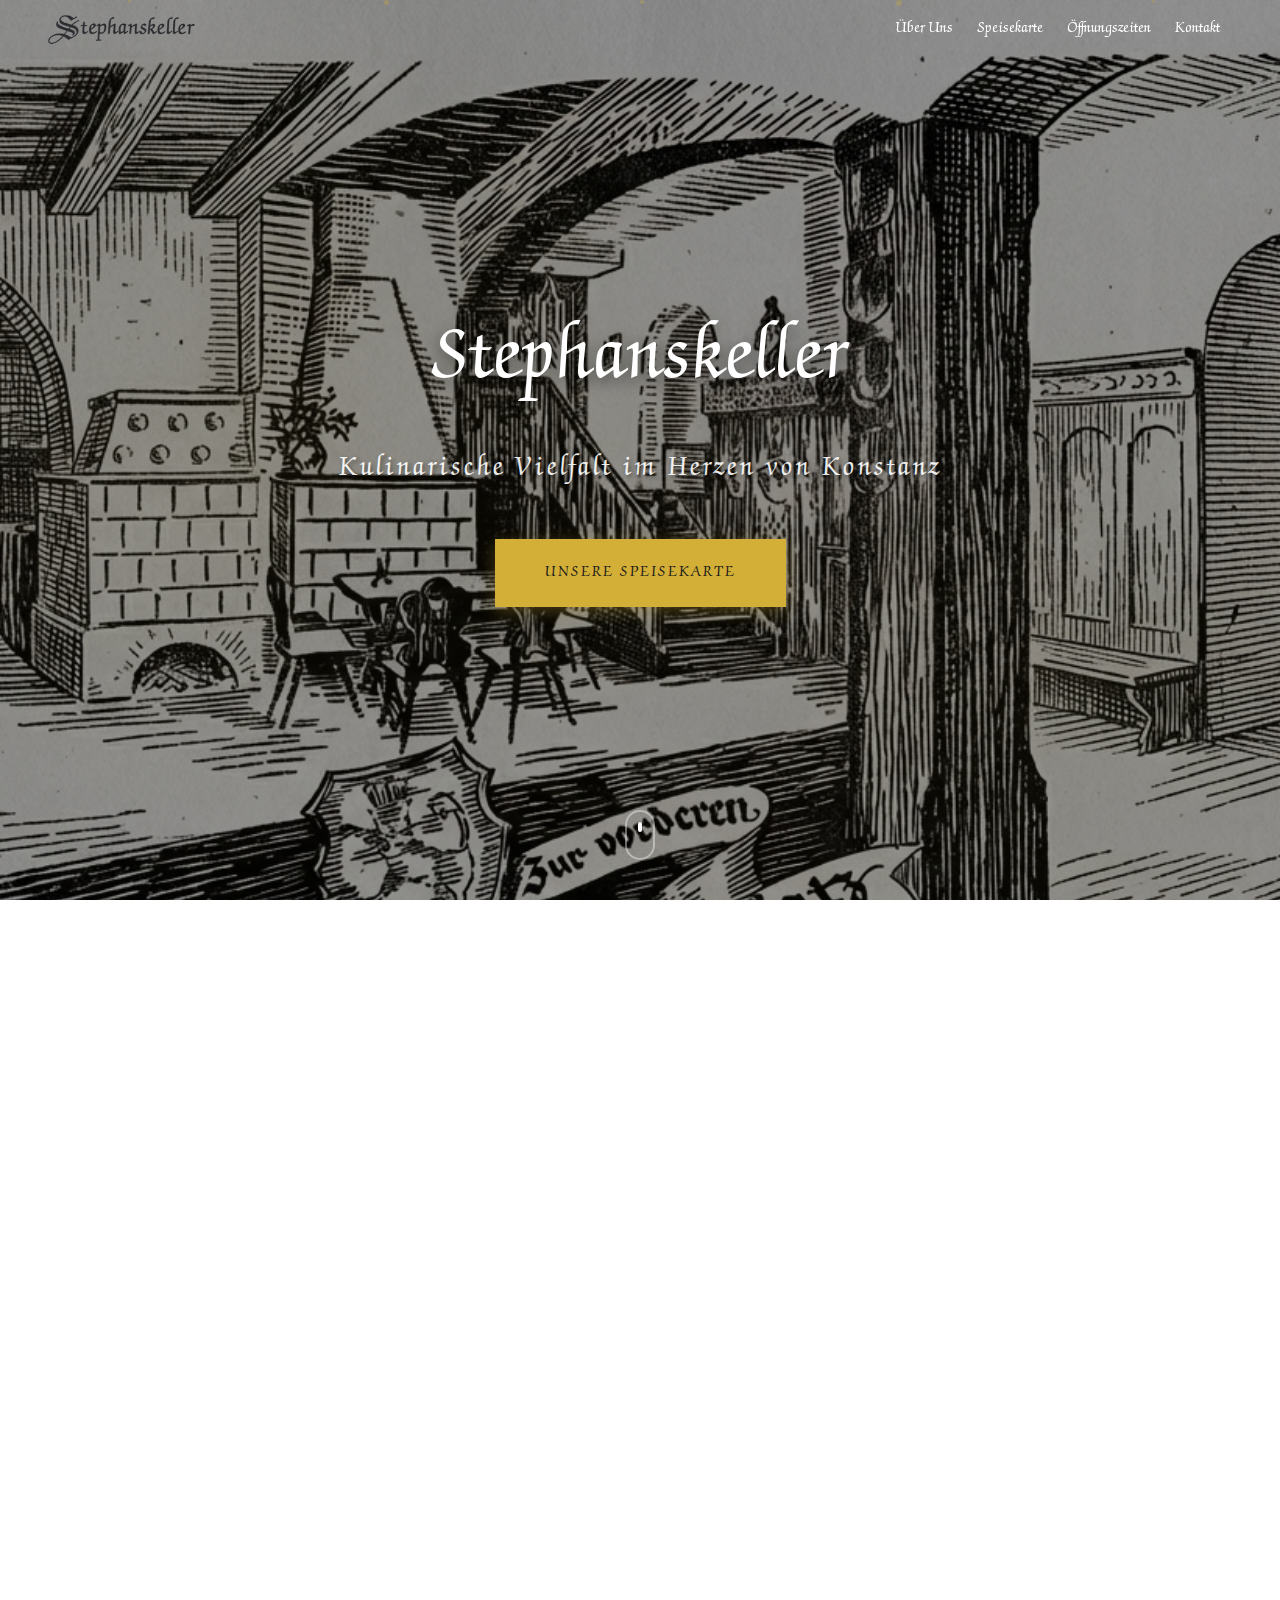
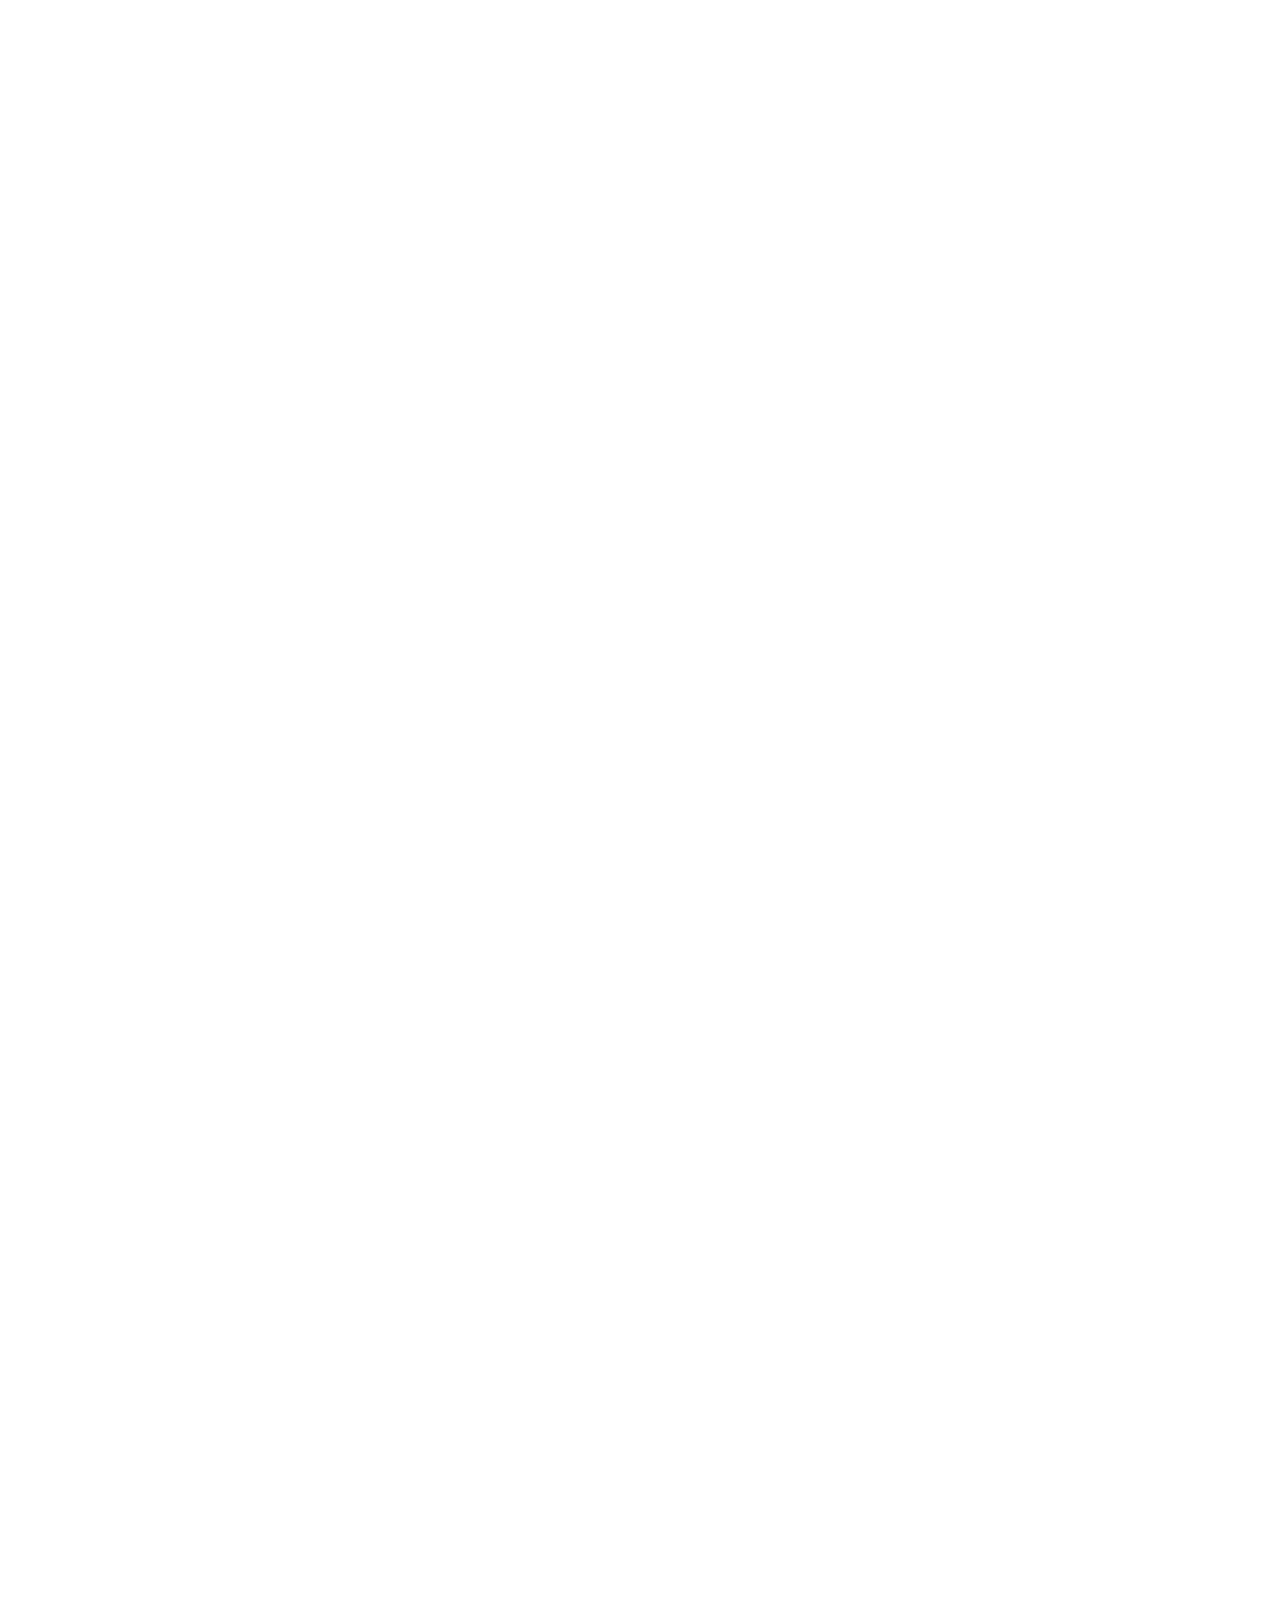
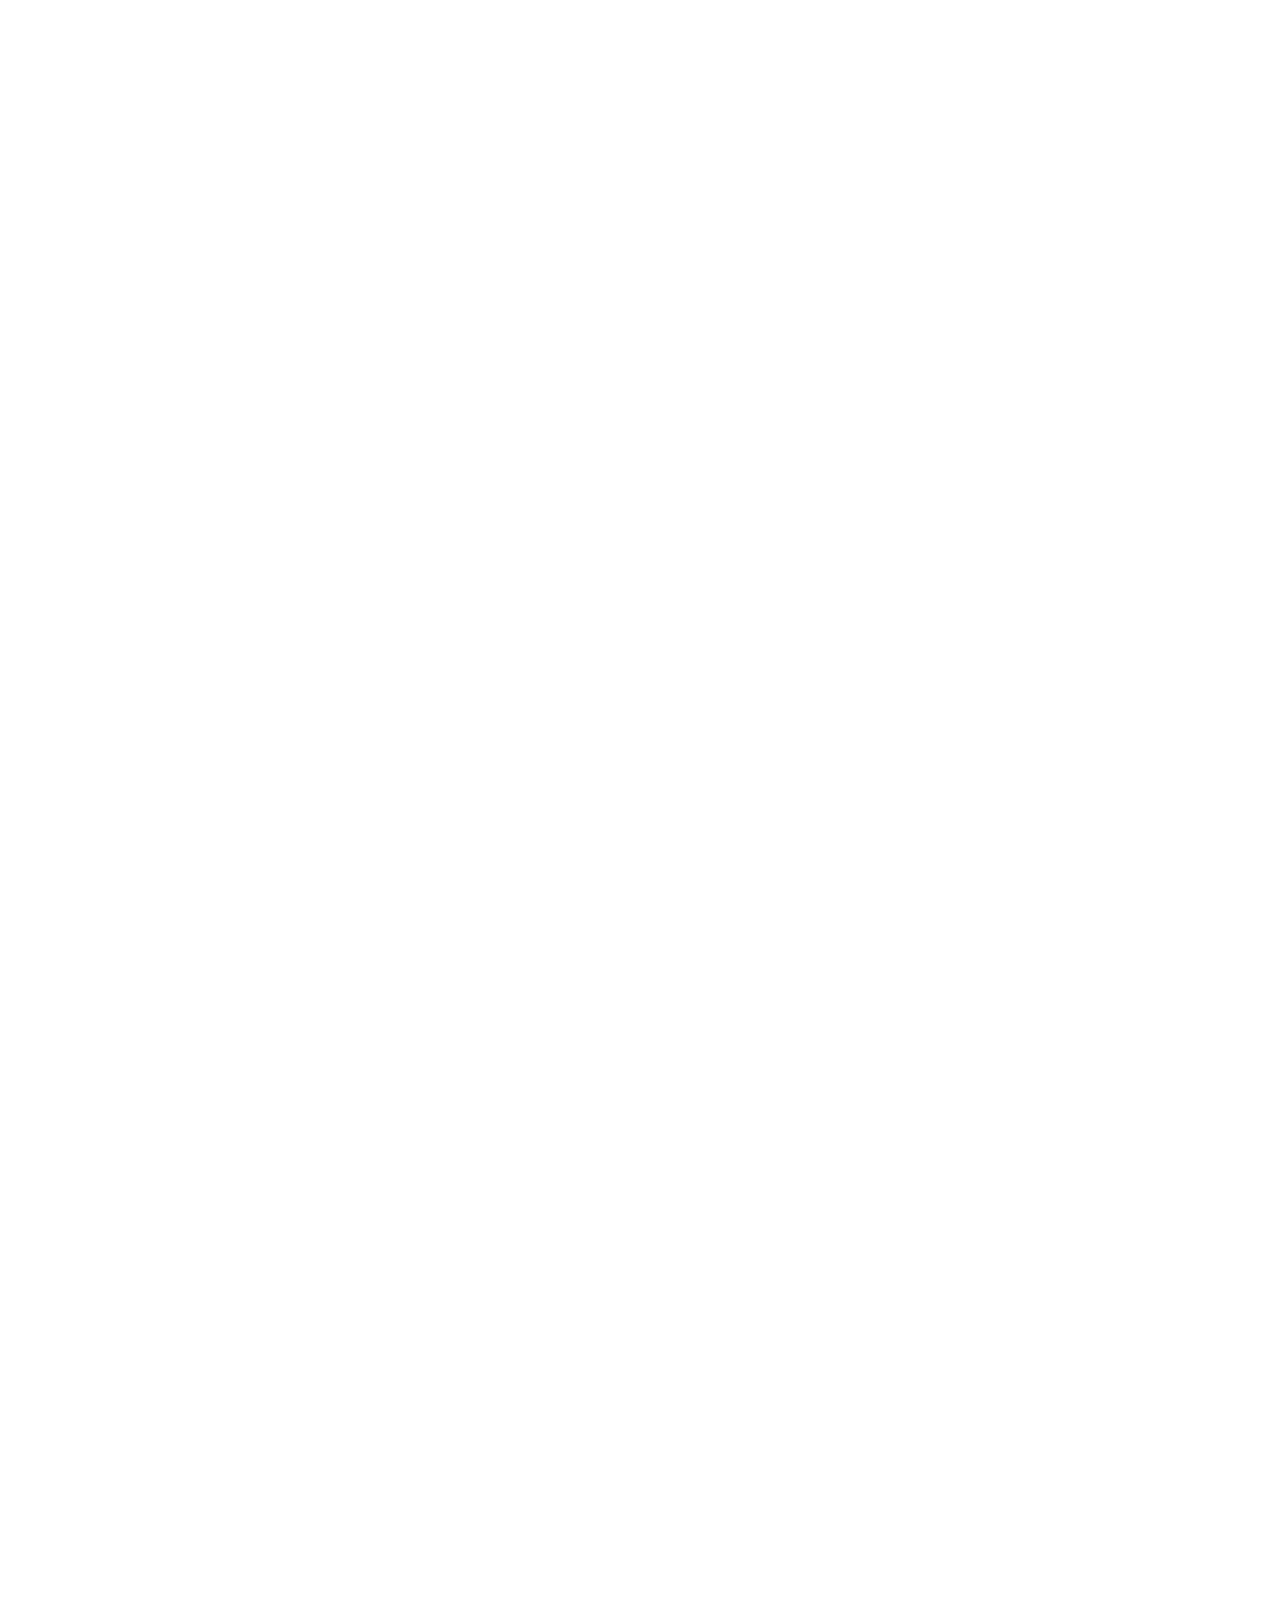
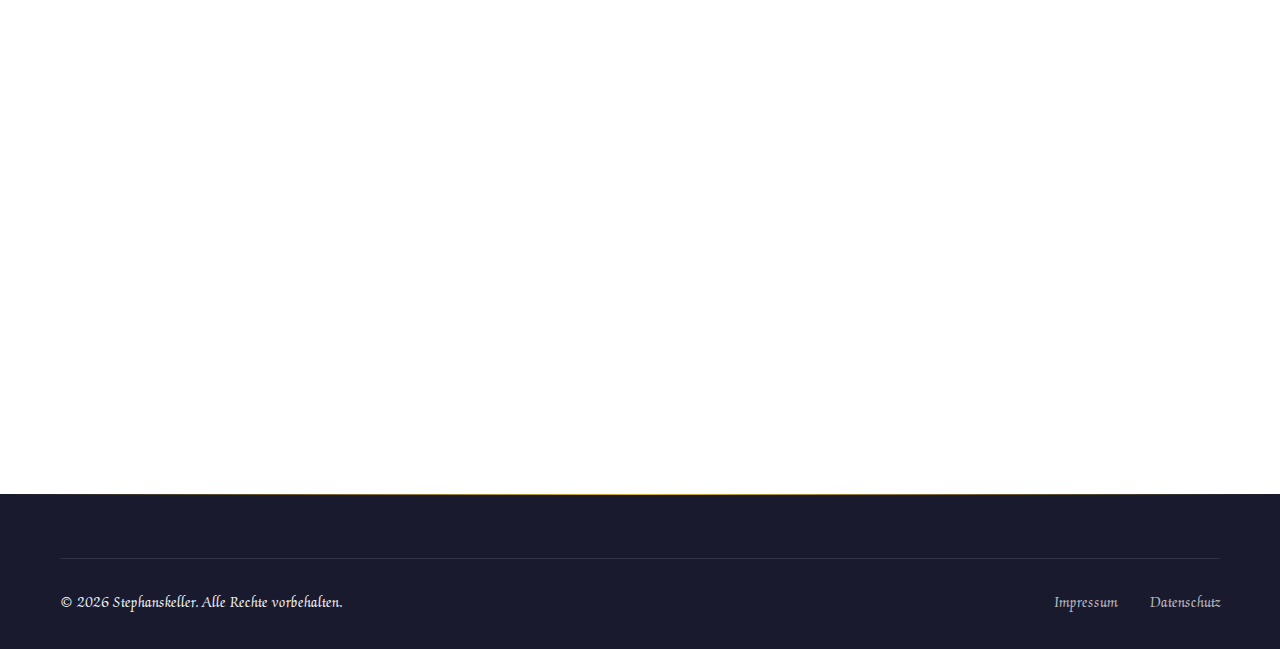
<file: index.html>
<!DOCTYPE html>
<html lang="de">

<head>
    <meta charset="UTF-8">
    <meta name="viewport" content="width=device-width, initial-scale=1.0">
    <meta name="description" content="Stephanskeller - Restaurant im Herzen von Konstanz">
    <meta name="format-detection" content="telephone=no">
    <title>Stephanskeller | Restaurant Konstanz</title>
    <link rel="icon" href="/favicon1.png" type="image/png">
    <link rel="stylesheet" href="css/style.css">
    <link rel="preconnect" href="https://fonts.googleapis.com">
    <link rel="preconnect" href="https://fonts.gstatic.com" crossorigin>
    <link
        href="https://fonts.googleapis.com/css2?family=Allura&family=Quintessential&family=Cormorant+Garamond:wght@300;400;500;600;700&display=swap"
        rel="stylesheet">
    <link href="https://fonts.googleapis.com/css2?family=UnifrakturCook:wght@700&display=swap" rel="stylesheet">
</head>

<body>
    <!-- Navigation -->
    <nav class="navbar" id="navbar">
        <div class="container nav-container">
            <a href="#home" class="logo">
                <img src="images/logo1.png" alt="Stephanskeller Logo">
            </a>
            <ul class="nav-menu" id="nav-menu">
                <li><a href="#about" class="nav-link">Über Uns</a></li>
                <li><a href="#menu" class="nav-link">Speisekarte</a></li>
                <li><a href="#hours" class="nav-link">Öffnungszeiten</a></li>
                <li><a href="#contact" class="nav-link">Kontakt</a></li>
            </ul>
            <div class="hamburger" id="hamburger">
                <span></span>
                <span></span>
                <span></span>
            </div>
        </div>
    </nav>

    <!-- Hero Section -->
    <section class="hero" id="home">
        <div class="hero-overlay"></div>
        <div class="hero-particles">
            <div class="particle"></div>
            <div class="particle"></div>
            <div class="particle"></div>
            <div class="particle"></div>
            <div class="particle"></div>
        </div>
        <div class="hero-content">
            <h1>Stephanskeller</h1>
            <p class="hero-subtitle">Kulinarische Vielfalt im Herzen von Konstanz</p>
            <div class="hero-cta">
                <a href="#menu" class="btn btn-primary">Unsere Speisekarte</a>
            </div>
        </div>
        <div class="scroll-indicator"></div>
    </section>

    <!-- About Section -->
    <section class="section about" id="about">
        <div class="container">
            <div class="section-header">
                <h2 class="section-title">Über Uns</h2>
                <p class="section-subtitle">Tradition trifft auf Moderne</p>
            </div>

            <div class="about-content">
                <div class="about-text">
                    <p>Willkommen im Stephanskeller, Ihrem Restaurant im historischen Herzen von Konstanz. Seit Jahren
                        bieten wir unseren Gästen eine einzigartige Mischung aus internationaler Küche in gemütlicher
                        Atmosphäre.</p>
                    <p>Unser Restaurant befindet sich in einem historischen Gewölbekeller in der Nähe des Konstanzer
                        Münsters. Wir legen großen Wert auf Qualität, frische Zutaten und einen herzlichen Service.</p>
                    <p>Ob für ein romantisches Abendessen zu zweit, ein Familientreffen oder eine Feier mit Freunden -
                        bei uns sind Sie herzlich willkommen!</p>
                </div>
            </div>
        </div>
    </section>


    <!-- Menu Section -->
    <section class="section menu" id="menu">
        <div class="container">
            <div class="section-header">
                <h2 class="section-title">Speisekarte</h2>
                <p class="section-subtitle">Kulinarische Köstlichkeiten erwarten Sie</p>
            </div>
            <div class="menu-hero">
                <div class="menu-hero-content">
                    <p class="menu-intro-text">Erleben Sie eine kulinarische Reise durch verschiedene Geschmackswelten.
                        Unsere Speisekarte vereint traditionelle Rezepte mit modernen Interpretationen und verwendet
                        ausschließlich frische, regionale Zutaten aus der Bodenseeregion.</p>
                    <div class="menu-buttons">
                        <a href="documents/menu-de.pdf" target="_blank" class="btn-menu">
                            <span>📄 Speisekarte DE</span>
                        </a>
                        <a href="documents/menu-en.pdf" target="_blank" class="btn-menu">
                            <span>📄 Menu EN</span>
                        </a>
                    </div>
                </div>
            </div>
        </div>
    </section>

    <!-- Hours Section -->
    <section class="section hours" id="hours">
        <div class="container">
            <div class="section-header">
                <h2 class="section-title">Öffnungszeiten</h2>
                <p class="section-subtitle">Wir freuen uns auf Ihren Besuch</p>
            </div>
            <div class="hours-content">
                <div class="hours-table">
                    <div class="hours-row">
                        <span class="day">Montag</span>
                        <div class="time-group">
                            <span class="time">11:30 - 15:00</span>
                            <span class="time">17:00 - 23:00</span>
                        </div>
                    </div>
                    <div class="hours-row">
                        <span class="day">Dienstag</span>
                        <div class="time-group">
                            <span class="time">11:30 - 15:00</span>
                            <span class="time">17:00 - 23:00</span>
                        </div>
                    </div>
                    <div class="hours-row">
                        <span class="day">Mittwoch</span>
                        <div class="time-group">
                            <span class="time">11:30 - 15:00</span>
                            <span class="time">17:00 - 23:00</span>
                        </div>
                    </div>
                    <div class="hours-row">
                        <span class="day">Donnerstag</span>
                        <div class="time-group">
                            <span class="time">11:30 - 15:00</span>
                            <span class="time">17:00 - 23:00</span>
                        </div>
                    </div>
                    <div class="hours-row">
                        <span class="day">Freitag</span>
                        <div class="time-group">
                            <span class="time">11:30 - 15:00</span>
                            <span class="time">17:00 - 23:00</span>
                        </div>
                    </div>
                    <div class="hours-row">
                        <span class="day">Samstag</span>
                        <div class="time-group">
                            <span class="time">11:30 - 23:00</span>
                        </div>
                    </div>
                    <div class="hours-row">
                        <span class="day">Sonntag</span>
                        <div class="time-group">
                            <span class="time">11:30 - 23:00</span>
                        </div>
                    </div>
                </div>
            </div>
        </div>
    </section>

    <!-- Contact Section -->
    <section class="section contact" id="contact">
        <div class="container">
            <div class="section-header">
                <h2 class="section-title">Kontakt</h2>
                <p class="section-subtitle">Besuchen Sie uns oder reservieren Sie Ihren Tisch</p>
            </div>
            <div class="contact-content">
                <div class="contact-info">
                    <div class="contact-item">
                        <h3>Adresse</h3>
                        <p>Restaurant Stephanskeller<br>Sankt-Stephans-Platz 41<br>78462 Konstanz</p>
                    </div>
                    <div class="contact-item">
                        <h3>Telefon</h3>
                        <p><a href="tel:+4907531691818">+49 7531 691818</a></p>
                    </div>
                    <div class="contact-item">
                        <h3>Reservierung</h3>
                        <p>Wir empfehlen eine Tischreservierung, besonders an Wochenenden.</p>
                    </div>
                </div>
                <div class="contact-map">
                    <iframe
                        src="https://www.google.com/maps/embed?pb=!1m18!1m12!1m3!1d2702.8826847676387!2d9.173524976583455!3d47.66296997119134!2m3!1f0!2f0!3f0!3m2!1i1024!2i768!4f13.1!3m3!1m2!1s0x479b07f3c684e7ef%3A0x7d1e6e8b8b8b8b8b!2sSt.%20Stephans%20Platz%2041%2C%2078462%20Konstanz!5e0!3m2!1sen!2sde!4v1234567890123!5m2!1sen!2sde"
                        width="100%" height="100%" style="border:0;" allowfullscreen="" loading="lazy"></iframe>
                </div>
            </div>
        </div>
    </section>

    <!-- Footer -->
    <footer class="footer">
        <div class="container">
            <div class="footer-bottom">
                <p>&copy; 2026 Stephanskeller. Alle Rechte vorbehalten.</p>
                <div class="footer-links">
                    <a href="impressum.html">Impressum</a>
                    <a href="datenschutz.html">Datenschutz</a>
                </div>
            </div>
        </div>
    </footer>

    <script src="js/main.js"></script>
</body>

</html>
</file>
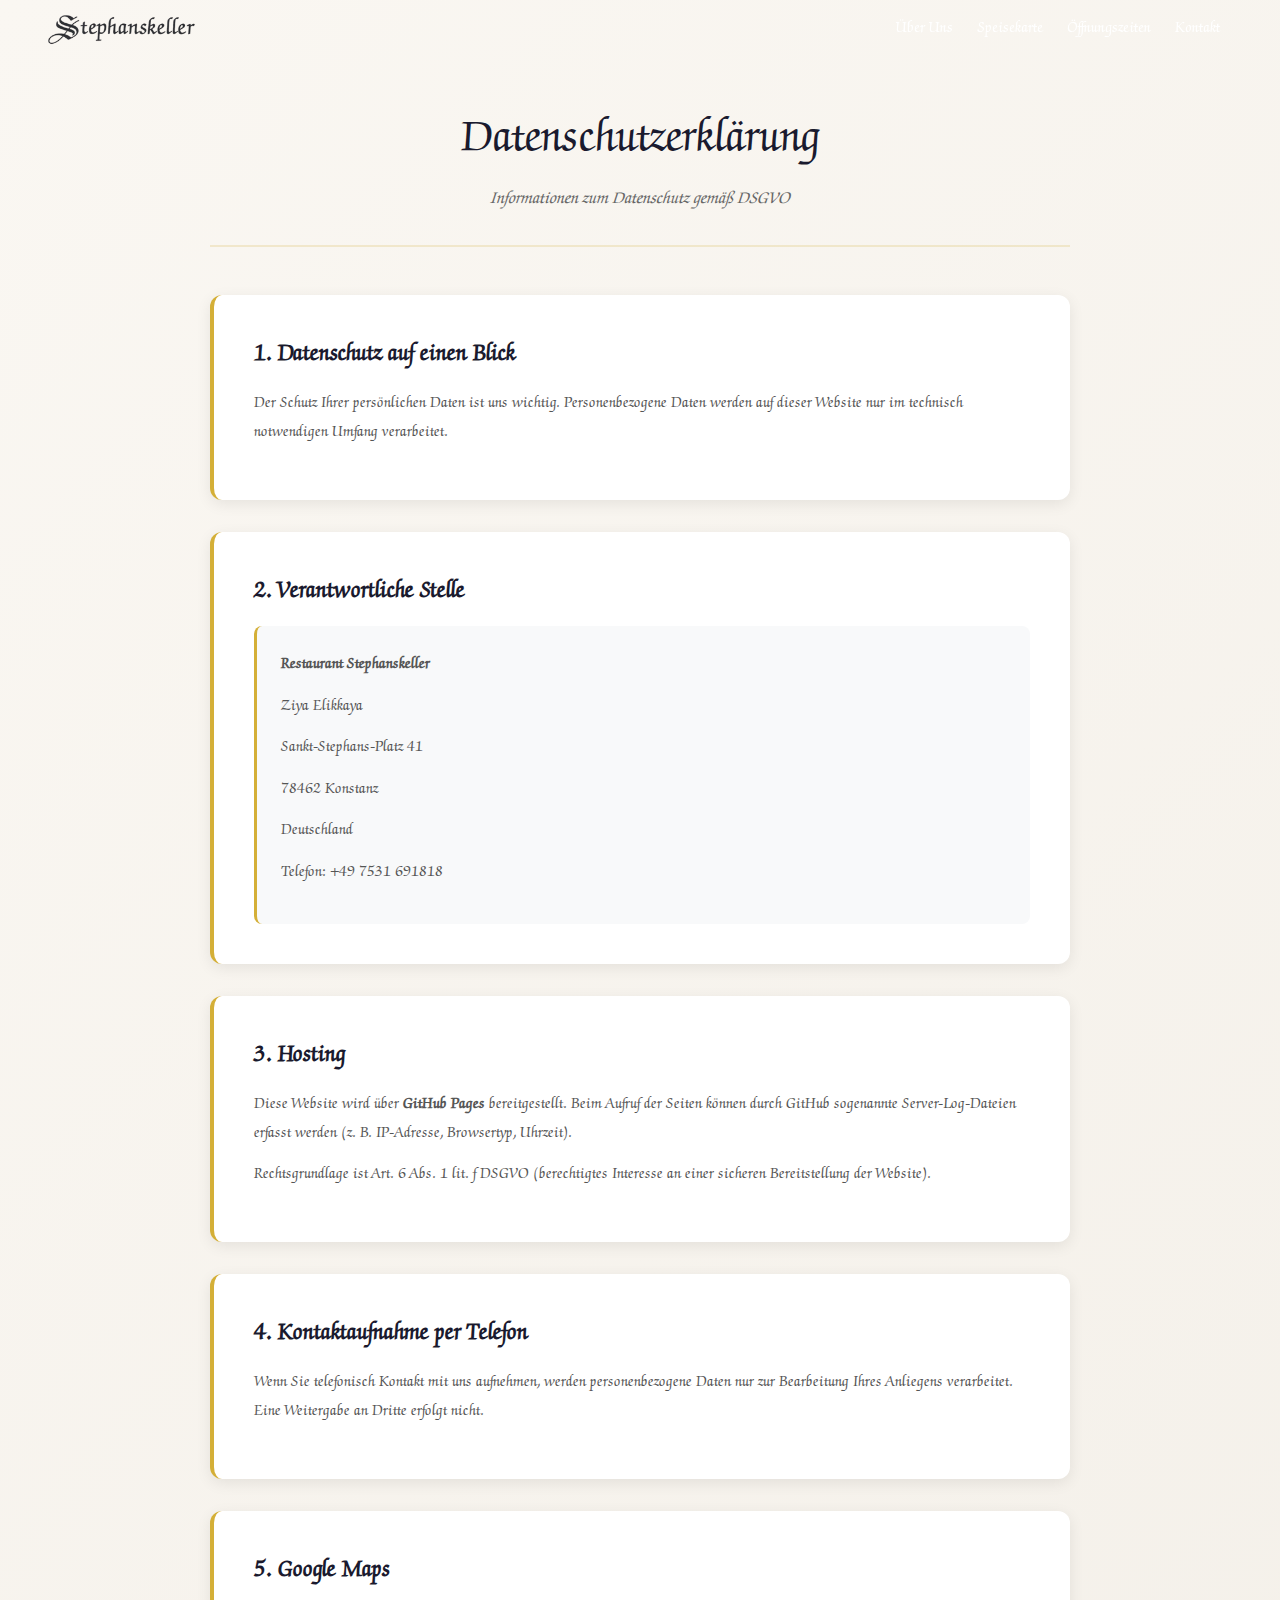
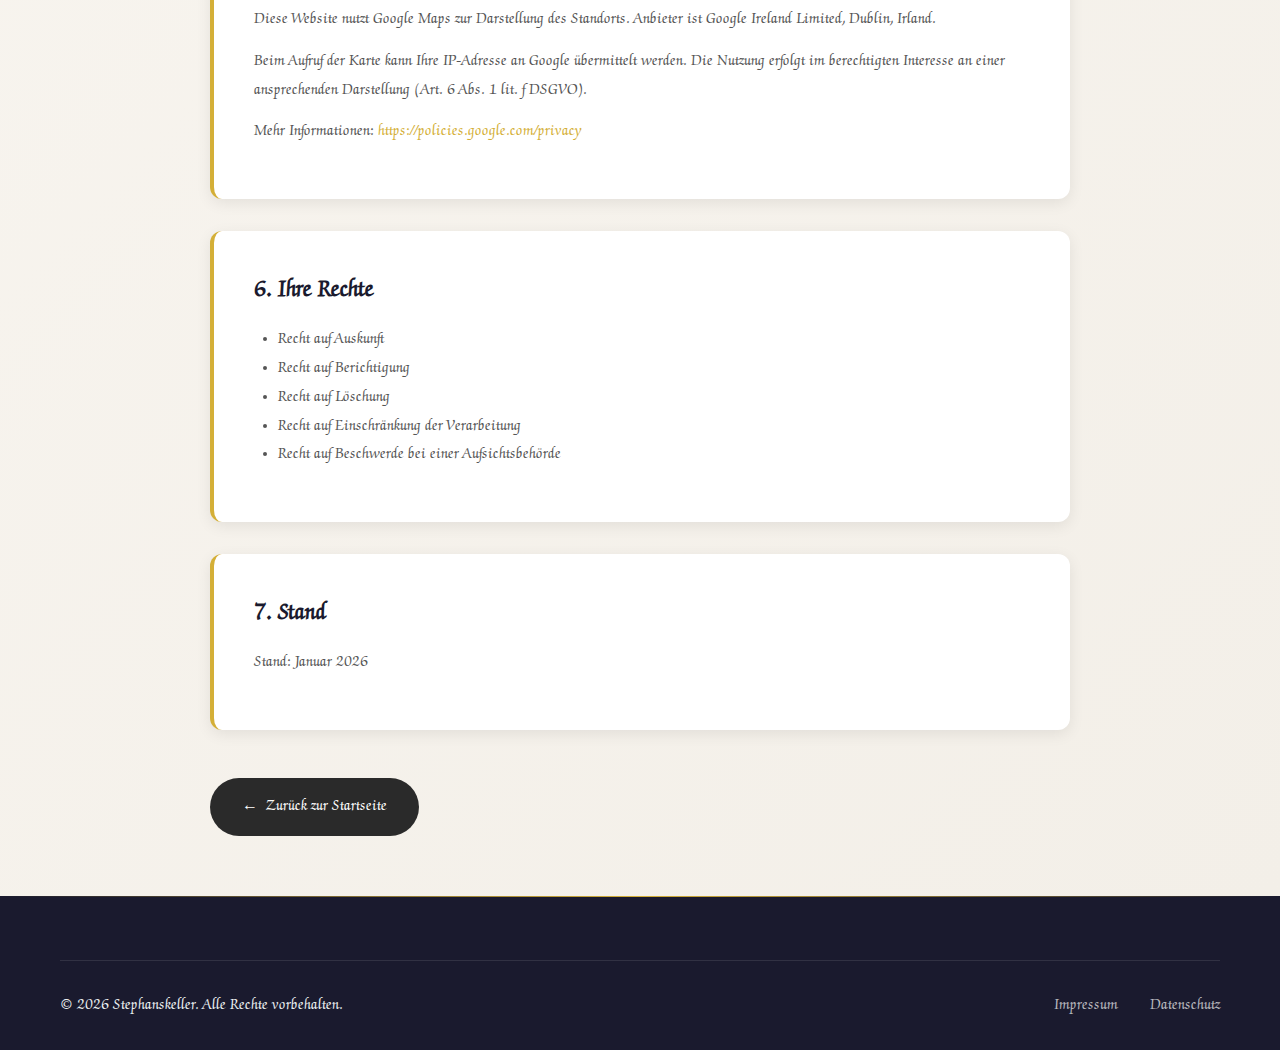
<file: datenschutz.html>
<!DOCTYPE html>
<html lang="de">

<head>
    <meta charset="UTF-8">
    <meta name="viewport" content="width=device-width, initial-scale=1.0">
    <meta name="format-detection" content="telephone=no">
    <title>Datenschutzerklärung | Stephanskeller</title>
    <link rel="stylesheet" href="css/style.css">

    <style>
        html,
        body {
            overflow-x: hidden;
            max-width: 100vw;
        }

        .legal-page {
            padding: 100px 0 60px;
            min-height: 100vh;
            background: linear-gradient(135deg, #faf7f2 0%, #f3efe8 100%);
        }

        .legal-wrapper {
            max-width: 900px;
            margin: 0 auto;
            padding: 0 20px;
        }

        .legal-header {
            text-align: center;
            margin-bottom: 3rem;
            padding-bottom: 2rem;
            border-bottom: 2px solid rgba(212, 175, 55, 0.2);
        }

        .legal-header h1 {
            font-size: 3rem;
            color: var(--primary);
            margin-bottom: 0.5rem;
            font-weight: 400;
        }

        .legal-header p {
            font-size: 1.1rem;
            color: #666;
            font-style: italic;
        }

        .legal-content {
            display: grid;
            gap: 2rem;
        }

        .legal-card {
            background: white;
            padding: 2.5rem;
            border-radius: 12px;
            box-shadow: 0 4px 15px rgba(0, 0, 0, 0.08);
            border-left: 4px solid var(--accent);
        }

        .legal-card h2 {
            color: var(--primary);
            font-size: 1.5rem;
            margin-bottom: 1rem;
            font-weight: 600;
        }

        .legal-card p,
        .legal-card ul {
            line-height: 1.8;
            color: #555;
            margin-bottom: 0.8rem;
        }

        .legal-card ul {
            padding-left: 1.5rem;
        }

        .legal-card a {
            color: var(--accent);
            text-decoration: none;
            font-weight: 500;
        }

        .legal-card a:hover {
            text-decoration: underline;
        }

        .info-box {
            background: #f8f9fa;
            padding: 1.5rem;
            border-radius: 8px;
            border-left: 3px solid var(--accent);
        }

        .back-link {
            display: inline-flex;
            align-items: center;
            gap: 0.5rem;
            margin-top: 3rem;
            padding: 1rem 2rem;
            background: #2a2a2a;
            color: white;
            text-decoration: none;
            border-radius: 50px;
            font-weight: 500;
        }

        .back-link::before {
            content: '←';
        }

        span,
        p {
            -webkit-touch-callout: none;
            /* Safari’de arama menüsünü kapatır */
        }


        @media (max-width: 768px) {
            .legal-header h1 {
                font-size: 2.3rem;
            }

            .legal-card {
                padding: 1.8rem;
            }
        }
    </style>
</head>

<body class="inner-page">

    <!-- Navigation -->
    <nav class="navbar" id="navbar">
        <div class="container nav-container">
            <a href="index.html#home" class="logo">
                <img src="images/logo1.png" alt="Stephanskeller Logo">
            </a>
            <ul class="nav-menu" id="nav-menu">
                <li><a href="index.html#about" class="nav-link">Über Uns</a></li>
                <li><a href="index.html#menu" class="nav-link">Speisekarte</a></li>
                <li><a href="index.html#hours" class="nav-link">Öffnungszeiten</a></li>
                <li><a href="index.html#contact" class="nav-link">Kontakt</a></li>
            </ul>
            <div class="hamburger" id="hamburger">
                <span></span>
                <span></span>
                <span></span>
            </div>
        </div>
    </nav>

    <!-- Datenschutz Content -->
    <div class="legal-page">
        <div class="legal-wrapper">

            <div class="legal-header">
                <h1>Datenschutzerklärung</h1>
                <p>Informationen zum Datenschutz gemäß DSGVO</p>
            </div>

            <div class="legal-content">

                <div class="legal-card">
                    <h2>1. Datenschutz auf einen Blick</h2>
                    <p>
                        Der Schutz Ihrer persönlichen Daten ist uns wichtig. Personenbezogene Daten werden auf dieser
                        Website nur im technisch notwendigen Umfang verarbeitet.
                    </p>
                </div>

                <div class="legal-card">
                    <h2>2. Verantwortliche Stelle</h2>
                    <div class="info-box">
                        <p><strong>Restaurant Stephanskeller</strong></p>
                        <p>Ziya Elikkaya</p>
                        <p>Sankt-Stephans-Platz 41</p>
                        <p>78462 Konstanz</p>
                        <p>Deutschland</p>
                        <p>Telefon: +49 7531 691818</p>
                    </div>
                </div>

                <div class="legal-card">
                    <h2>3. Hosting</h2>
                    <p>
                        Diese Website wird über <strong>GitHub Pages</strong> bereitgestellt.
                        Beim Aufruf der Seiten können durch GitHub sogenannte Server-Log-Dateien erfasst werden
                        (z. B. IP-Adresse, Browsertyp, Uhrzeit).
                    </p>
                    <p>
                        Rechtsgrundlage ist Art. 6 Abs. 1 lit. f DSGVO (berechtigtes Interesse an einer sicheren
                        Bereitstellung der Website).
                    </p>
                </div>

                <div class="legal-card">
                    <h2>4. Kontaktaufnahme per Telefon</h2>
                    <p>
                        Wenn Sie telefonisch Kontakt mit uns aufnehmen, werden personenbezogene Daten nur zur
                        Bearbeitung Ihres Anliegens verarbeitet.
                        Eine Weitergabe an Dritte erfolgt nicht.
                    </p>
                </div>

                <div class="legal-card">
                    <h2>5. Google Maps</h2>
                    <p>
                        Diese Website nutzt Google Maps zur Darstellung des Standorts.
                        Anbieter ist Google Ireland Limited, Dublin, Irland.
                    </p>
                    <p>
                        Beim Aufruf der Karte kann Ihre IP-Adresse an Google übermittelt werden.
                        Die Nutzung erfolgt im berechtigten Interesse an einer ansprechenden Darstellung
                        (Art. 6 Abs. 1 lit. f DSGVO).
                    </p>
                    <p>
                        Mehr Informationen:
                        <a href="https://policies.google.com/privacy" target="_blank" rel="noopener">
                            https://policies.google.com/privacy
                        </a>
                    </p>
                </div>

                <div class="legal-card">
                    <h2>6. Ihre Rechte</h2>
                    <ul>
                        <li>Recht auf Auskunft</li>
                        <li>Recht auf Berichtigung</li>
                        <li>Recht auf Löschung</li>
                        <li>Recht auf Einschränkung der Verarbeitung</li>
                        <li>Recht auf Beschwerde bei einer Aufsichtsbehörde</li>
                    </ul>
                </div>

                <div class="legal-card">
                    <h2>7. Stand</h2>
                    <p>Stand: Januar 2026</p>
                </div>

            </div>

            <a href="index.html" class="back-link">Zurück zur Startseite</a>
        </div>
    </div>

    <!-- Footer -->
    <footer class="footer">
        <div class="container">
            <div class="footer-bottom">
                <p>&copy; 2026 Stephanskeller. Alle Rechte vorbehalten.</p>
                <div class="footer-links">
                    <a href="impressum.html">Impressum</a>
                    <a href="datenschutz.html">Datenschutz</a>
                </div>
            </div>
        </div>
    </footer>

    <script src="js/main.js"></script>
</body>

</html>
</file>
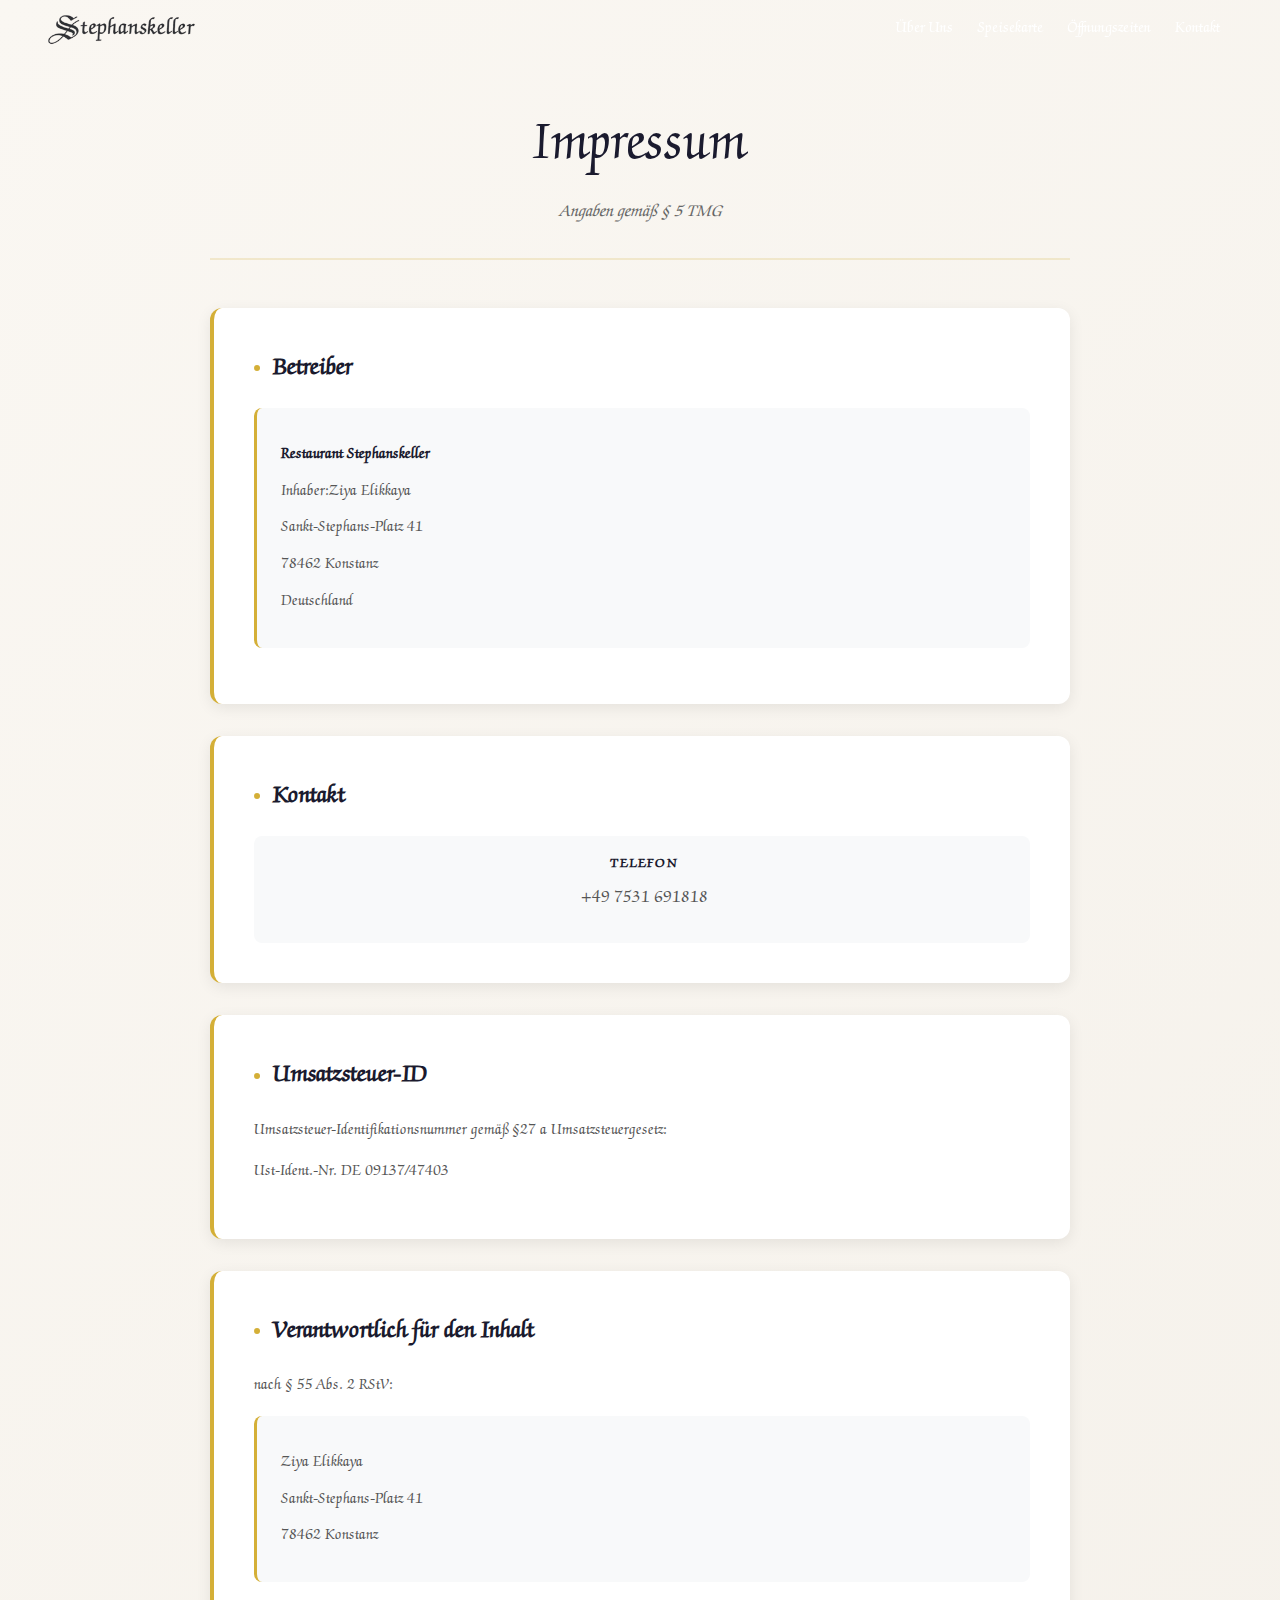
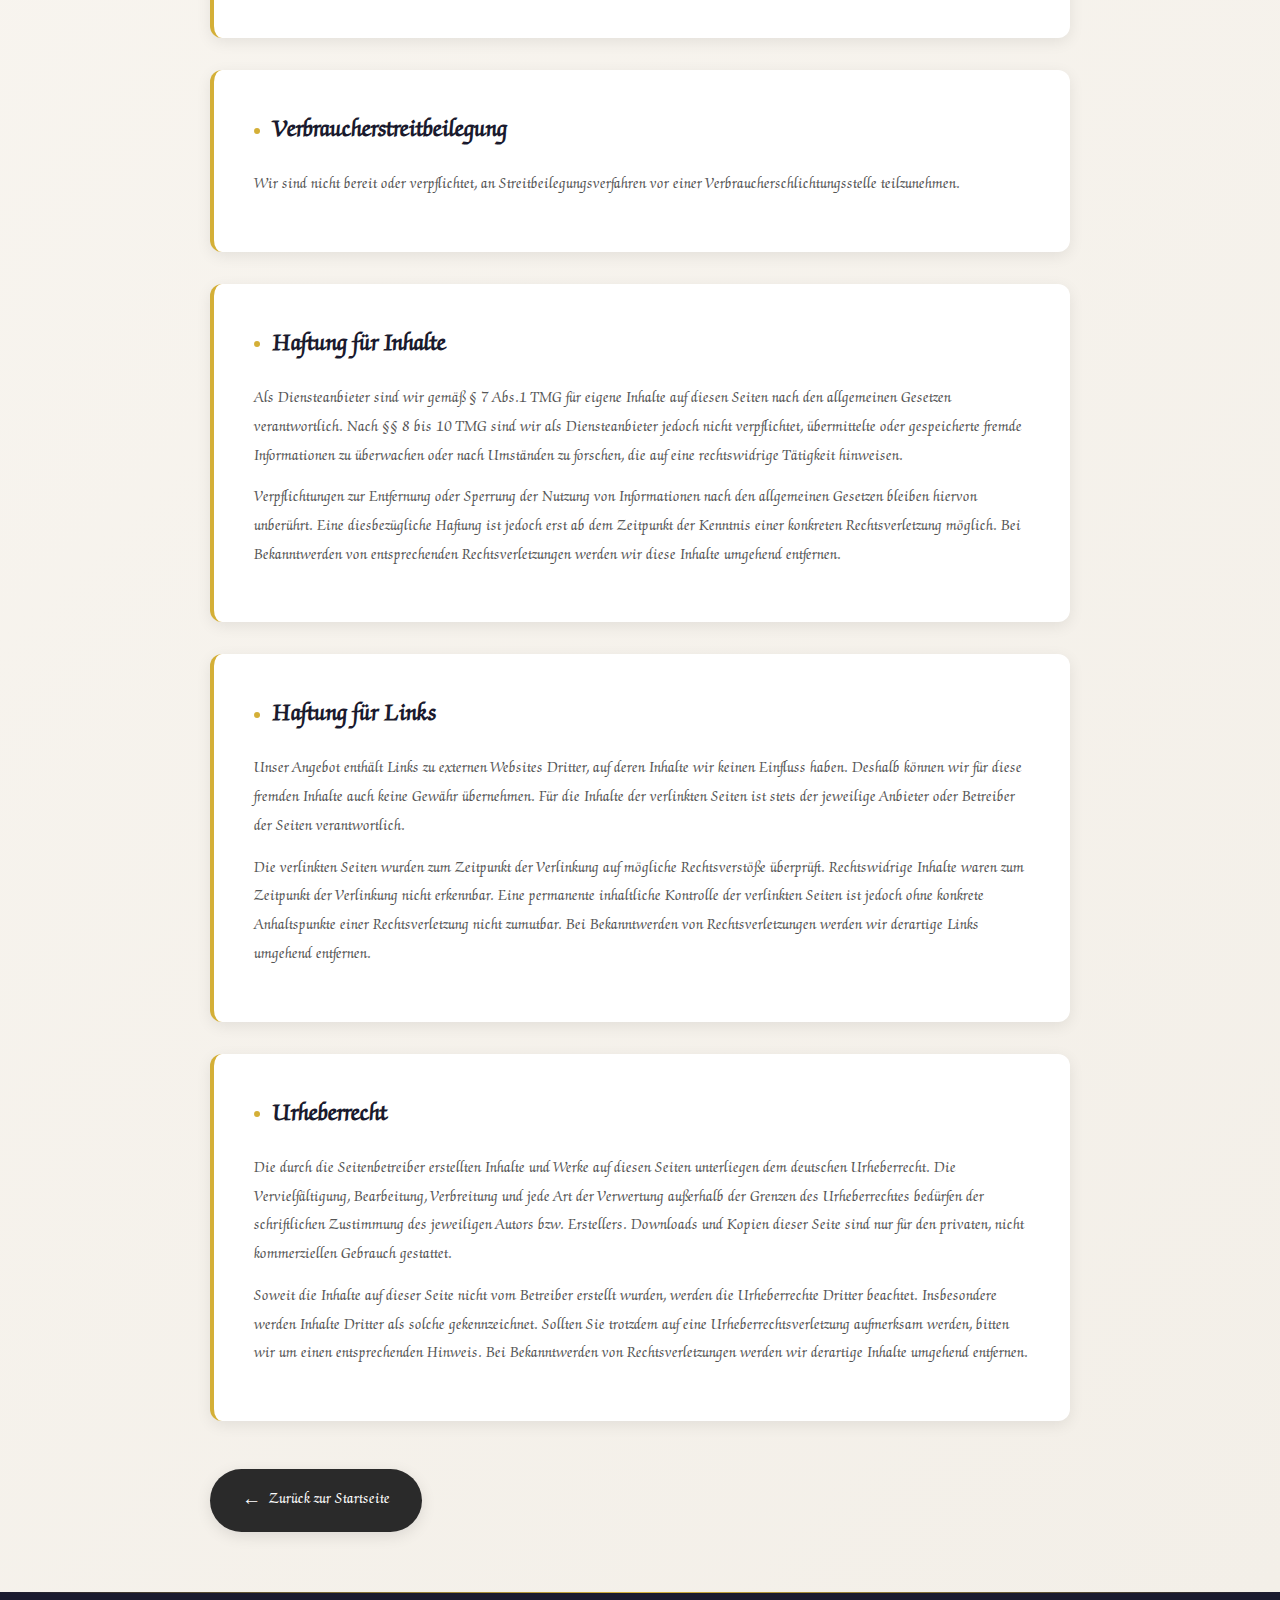
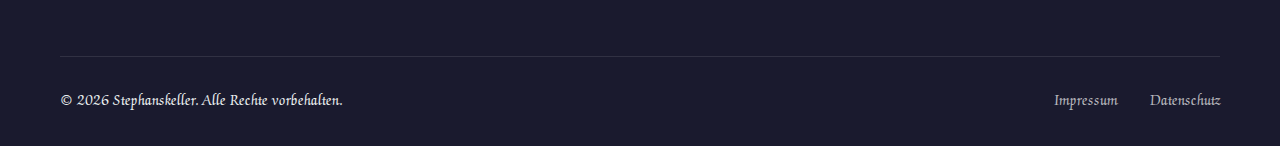
<file: impressum.html>
<!DOCTYPE html>
<html lang="de">

<head>
    <meta charset="UTF-8">
    <meta name="viewport" content="width=device-width, initial-scale=1.0">
    <meta name="format-detection" content="telephone=no">
    <title>Impressum | Stephanskeller</title>
    <link rel="stylesheet" href="css/style.css">
    <style>
        /* Yatay scroll'u önle */
        html,
        body {
            overflow-x: hidden;
            max-width: 100vw;
        }

        .legal-page {
            padding: 100px 0 60px;
            min-height: 100vh;
            background: linear-gradient(135deg, #faf7f2 0%, #f3efe8 100%);
        }

        .legal-wrapper {
            max-width: 900px;
            margin: 0 auto;
            padding: 0 20px;
        }

        /* Modern Header */
        .legal-header {
            text-align: center;
            margin-bottom: 3rem;
            padding-bottom: 2rem;
            border-bottom: 2px solid rgba(212, 175, 55, 0.2);
        }

        .legal-header h1 {
            font-size: 3.5rem;
            color: var(--primary);
            margin-bottom: 0.5rem;
            font-weight: 400;
        }

        .legal-header p {
            font-size: 1.1rem;
            color: #666;
            font-style: italic;
        }

        /* Content Cards */
        .legal-content {
            display: grid;
            gap: 2rem;
        }

        .legal-card {
            background: white;
            padding: 2.5rem;
            border-radius: 12px;
            box-shadow: 0 4px 15px rgba(0, 0, 0, 0.08);
            border-left: 4px solid var(--accent);
            transition: transform 0.3s ease, box-shadow 0.3s ease;
        }

        .legal-card:hover {
            transform: translateY(-5px);
            box-shadow: 0 8px 25px rgba(0, 0, 0, 0.12);
        }

        .legal-card h2 {
            color: var(--primary);
            font-size: 1.6rem;
            margin-bottom: 1.2rem;
            font-weight: 600;
            display: flex;
            align-items: center;
            gap: 0.8rem;
        }

        .legal-card h2::before {
            content: '';
            width: 6px;
            height: 6px;
            background: var(--accent);
            border-radius: 50%;
        }

        .legal-card p {
            line-height: 1.8;
            color: #555;
            margin-bottom: 0.8rem;
        }

        .legal-card strong {
            color: var(--primary);
            font-weight: 600;
        }

        .legal-card a {
            color: var(--accent);
            text-decoration: none;
            font-weight: 500;
            transition: color 0.3s ease;
        }

        .legal-card a:hover {
            color: var(--accent-dark);
            text-decoration: underline;
        }

        /* Info Box - Önemli bilgiler için */
        .info-box {
            background: #f8f9fa;
            padding: 1.5rem;
            border-radius: 8px;
            margin: 1rem 0;
            border-left: 3px solid var(--accent);
        }

        .info-box p {
            margin: 0.5rem 0;
        }

        /* Contact Grid */
        .contact-grid {
            display: grid;
            grid-template-columns: repeat(auto-fit, minmax(200px, 1fr));
            gap: 1rem;
            margin-top: 1rem;
        }

        .contact-item {
            background: #f8f9fa;
            padding: 1rem;
            border-radius: 8px;
            text-align: center;
        }

        .contact-item strong {
            display: block;
            margin-bottom: 0.5rem;
            font-size: 0.9rem;
            text-transform: uppercase;
            letter-spacing: 1px;
        }

        /* Back Link */
        .back-link {
            display: inline-flex;
            align-items: center;
            gap: 0.5rem;
            margin-top: 3rem;
            padding: 1rem 2rem;
            background: #2a2a2a;
            color: white;
            text-decoration: none;
            border-radius: 50px;
            font-weight: 500;
            transition: all 0.3s ease;
            box-shadow: 0 4px 15px rgba(0, 0, 0, 0.1);
        }

        .back-link:hover {
            background: var(--accent);
            color: var(--primary);
            transform: translateX(-5px);
            box-shadow: 0 6px 20px rgba(212, 175, 55, 0.3);
        }

        .back-link::before {
            content: '←';
            font-size: 1.2rem;
        }

        /* Placeholder Warning */
        .placeholder {
            background: #fff3cd;
            color: #856404;
            padding: 0.3rem 0.6rem;
            border-radius: 4px;
            font-size: 0.9rem;
            font-style: italic;
        }

        span,
        p {
            -webkit-touch-callout: none;
            /* Safari’de arama menüsünü kapatır */
        }


        /* Responsive */
        @media (max-width: 768px) {
            .legal-page {
                padding: 80px 0 40px;
            }

            .legal-wrapper {
                padding: 0 15px;
            }

            .legal-header h1 {
                font-size: 2.5rem;
            }

            .legal-card {
                padding: 1.8rem;
            }

            .legal-card h2 {
                font-size: 1.3rem;
            }

            .contact-grid {
                grid-template-columns: 1fr;
            }
        }
    </style>
</head>

<body class="inner-page">
    <!-- Navigation -->
    <nav class="navbar" id="navbar">
        <div class="container nav-container">
            <a href="index.html#home" class="logo">
                <img src="images/logo1.png" alt="Stephanskeller Logo">
            </a>
            <ul class="nav-menu" id="nav-menu">
                <li><a href="index.html#about" class="nav-link">Über Uns</a></li>
                <li><a href="index.html#menu" class="nav-link">Speisekarte</a></li>
                <li><a href="index.html#hours" class="nav-link">Öffnungszeiten</a></li>
                <li><a href="index.html#contact" class="nav-link">Kontakt</a></li>
            </ul>
            <div class="hamburger" id="hamburger">
                <span></span>
                <span></span>
                <span></span>
            </div>
        </div>
    </nav>

    <!-- Impressum Content -->
    <div class="legal-page">
        <div class="legal-wrapper">

            <!-- Header -->
            <div class="legal-header">
                <h1>Impressum</h1>
                <p>Angaben gemäß § 5 TMG</p>
            </div>

            <div class="legal-content">

                <!-- Betreiber -->
                <div class="legal-card">
                    <h2>Betreiber</h2>
                    <div class="info-box">
                        <p><strong>Restaurant Stephanskeller</strong></p>
                        <p>Inhaber:Ziya Elikkaya</p>
                        <p>Sankt-Stephans-Platz 41</p>
                        <p>78462 Konstanz</p>
                        <p>Deutschland</p>
                    </div>
                </div>

                <!-- Kontakt -->
                <div class="legal-card">
                    <h2>Kontakt</h2>
                    <div class="contact-grid">
                        <div class="contact-item">
                            <strong>Telefon</strong>
                            <p>+49 7531 691818</p>
                        </div>
                    </div>
                </div>

                <!-- Umsatzsteuer-ID -->
                <div class="legal-card">
                    <h2>Umsatzsteuer-ID</h2>
                    <p>Umsatzsteuer-Identifikationsnummer gemäß §27 a Umsatzsteuergesetz:</p>
                    <p>Ust-Ident.-Nr. DE 09137/47403</p>
                </div>

                <!-- Verantwortlich -->
                <div class="legal-card">
                    <h2>Verantwortlich für den Inhalt</h2>
                    <p>nach § 55 Abs. 2 RStV:</p>
                    <div class="info-box">
                        <p>Ziya Elikkaya</p>
                        <p>Sankt-Stephans-Platz 41</p>
                        <p>78462 Konstanz</p>
                    </div>
                </div>

                <!-- Verbraucherstreitbeilegung -->
                <div class="legal-card">
                    <h2>Verbraucherstreitbeilegung</h2>
                    <p>
                        Wir sind nicht bereit oder verpflichtet, an Streitbeilegungsverfahren vor einer
                        Verbraucherschlichtungsstelle teilzunehmen.
                    </p>
                </div>

                <!-- Haftung für Inhalte -->
                <div class="legal-card">
                    <h2>Haftung für Inhalte</h2>
                    <p>
                        Als Diensteanbieter sind wir gemäß § 7 Abs.1 TMG für eigene Inhalte auf diesen Seiten nach den
                        allgemeinen Gesetzen verantwortlich. Nach §§ 8 bis 10 TMG sind wir als Diensteanbieter jedoch
                        nicht
                        verpflichtet, übermittelte oder gespeicherte fremde Informationen zu überwachen oder nach
                        Umständen
                        zu forschen, die auf eine rechtswidrige Tätigkeit hinweisen.
                    </p>
                    <p>
                        Verpflichtungen zur Entfernung oder Sperrung der Nutzung von Informationen nach den allgemeinen
                        Gesetzen bleiben hiervon unberührt. Eine diesbezügliche Haftung ist jedoch erst ab dem Zeitpunkt
                        der Kenntnis einer konkreten Rechtsverletzung möglich. Bei Bekanntwerden von entsprechenden
                        Rechtsverletzungen werden wir diese Inhalte umgehend entfernen.
                    </p>
                </div>

                <!-- Haftung für Links -->
                <div class="legal-card">
                    <h2>Haftung für Links</h2>
                    <p>
                        Unser Angebot enthält Links zu externen Websites Dritter, auf deren Inhalte wir keinen Einfluss
                        haben.
                        Deshalb können wir für diese fremden Inhalte auch keine Gewähr übernehmen. Für die Inhalte der
                        verlinkten Seiten ist stets der jeweilige Anbieter oder Betreiber der Seiten verantwortlich.
                    </p>
                    <p>
                        Die verlinkten Seiten wurden zum Zeitpunkt der Verlinkung auf mögliche Rechtsverstöße überprüft.
                        Rechtswidrige Inhalte waren zum Zeitpunkt der Verlinkung nicht erkennbar. Eine permanente
                        inhaltliche
                        Kontrolle der verlinkten Seiten ist jedoch ohne konkrete Anhaltspunkte einer Rechtsverletzung
                        nicht
                        zumutbar. Bei Bekanntwerden von Rechtsverletzungen werden wir derartige Links umgehend
                        entfernen.
                    </p>
                </div>

                <!-- Urheberrecht -->
                <div class="legal-card">
                    <h2>Urheberrecht</h2>
                    <p>
                        Die durch die Seitenbetreiber erstellten Inhalte und Werke auf diesen Seiten unterliegen dem
                        deutschen
                        Urheberrecht. Die Vervielfältigung, Bearbeitung, Verbreitung und jede Art der Verwertung
                        außerhalb der
                        Grenzen des Urheberrechtes bedürfen der schriftlichen Zustimmung des jeweiligen Autors bzw.
                        Erstellers.
                        Downloads und Kopien dieser Seite sind nur für den privaten, nicht kommerziellen Gebrauch
                        gestattet.
                    </p>
                    <p>
                        Soweit die Inhalte auf dieser Seite nicht vom Betreiber erstellt wurden, werden die
                        Urheberrechte
                        Dritter beachtet. Insbesondere werden Inhalte Dritter als solche gekennzeichnet. Sollten Sie
                        trotzdem
                        auf eine Urheberrechtsverletzung aufmerksam werden, bitten wir um einen entsprechenden Hinweis.
                        Bei
                        Bekanntwerden von Rechtsverletzungen werden wir derartige Inhalte umgehend entfernen.
                    </p>
                </div>

            </div>

            <a href="index.html" class="back-link">Zurück zur Startseite</a>
        </div>
    </div>

    <!-- Footer -->
    <footer class="footer">
        <div class="container">
            <div class="footer-bottom">
                <p>&copy; 2026 Stephanskeller. Alle Rechte vorbehalten.</p>
                <div class="footer-links">
                    <a href="impressum.html">Impressum</a>
                    <a href="datenschutz.html">Datenschutz</a>
                </div>
            </div>
        </div>
    </footer>

    <script src="js/main.js"></script>
</body>

</html>
</file>
<file: css/style.css>
@font-face {
    font-family: 'ZapfChancery'; /* Fonta verdiğin takma isim */
    src: url('../fonts/ITC-Zapf-Chancery-Roman.woff2') format('woff2'); 
    /* Eğer .woff2 yaptıysan format kısmını 'woff2' olarak değiştir */
    font-weight: normal;
    font-style: normal;
}

:root {
    --primary: #1a1a2e;
    --secondary: #16213e;
    --accent: #d4af37;
    --accent-dark: #b8962e;
    --text-dark: #2c3e50;
    --text-light: #ecf0f1;
    --bg-light: #fafafa;
    --white: #ffffff;
}

/* ===== Reset & Base Styles ===== */
* {
    margin: 0;
    padding: 0;
    box-sizing: border-box;
}

html {
    scroll-behavior: smooth;
}

body {
    font-family: 'ZapfChancery', serif;
    line-height: 1.6;
    color: var(--text-dark);
    overflow-x: hidden;
    background: var(--white);
}

.container {
    max-width: 1200px;
    margin: 0 auto;
    padding: 0 20px;
}

/* ===== Navigation - Orijinal Tasarım ===== */
.navbar {
    position: fixed;
    top: 0;
    width: 100%;
    background: transparent;
    box-shadow: none;
    z-index: 1000;
    transition: all 0.3s ease;
}

.navbar.scrolled {
    background: var(--white);
    box-shadow: 0 2px 20px rgba(0, 0, 0, 0.1);
}

.nav-container {
    display: flex;
    justify-content: space-between;
    align-items: center;
    padding: 0.6rem 20px;
}

.logo {
    margin-left: -6rem;
}

.logo img {
    height: 50px;
    width: auto;
    display: block;
    object-fit: contain;
}

.nav-menu {
    display: flex;
    list-style: none;
    gap: 2.2rem;
}

.nav-link {
    font-size: 1.3rem;
    color: white;
    font-weight: 300;
    transition: all 0.3s ease;
    position: relative;
    text-decoration: none;
}

/* Navigation Active State */
.nav-link.active {
    color: var(--accent);
}

.nav-link.active::after {
    width: 100%;
}

.navbar.scrolled .nav-link.active {
    color: var(--accent);
}

.navbar.scrolled .nav-link {
    color: var(--text-dark);
}

.nav-link::after {
    content: '';
    position: absolute;
    bottom: -5px;
    left: 0;
    width: 0;
    height: 2px;
    background: var(--accent);
    transition: width 0.3s ease;
}

.nav-link:hover::after {
    width: 100%;
}

.nav-link:hover {
    color: var(--accent);
}

.hamburger {
    display: none;
    flex-direction: column;
    cursor: pointer;
    gap: 4px;
}

.hamburger span {
    width: 25px;
    height: 3px;
    background: white;
    transition: all 0.3s ease;
}

.navbar.scrolled .hamburger span {
    background: var(--primary);
}

/* ===== Hero Section ===== */
.hero {
    position: relative;
    height: 100vh;
    background-image: url('../images/hero-bg1.png');
    background-size: cover;
    background-position: top;
    background-repeat: no-repeat;
    display: flex;
    align-items: center;
    justify-content: center;
    overflow: hidden;
}

.hero-overlay {
    position: absolute;
    top: 0;
    left: 0;
    width: 100%;
    height: 100%;
    background-color: rgba(0, 0, 0, 0.4);
    z-index: 1;
}

.hero::before {
    content: '';
    position: absolute;
    width: 100%;
    height: 100%;
    background-image: 
        radial-gradient(circle at 20% 50%, rgba(212, 175, 55, 0.1) 0%, transparent 50%),
        radial-gradient(circle at 80% 80%, rgba(212, 175, 55, 0.08) 0%, transparent 50%);
    animation: pulse 8s ease-in-out infinite;
    z-index: 1;
}

@keyframes pulse {
    0%, 100% { opacity: 1; }
    50% { opacity: 0.5; }
}

.hero-particles {
    position: absolute;
    width: 100%;
    height: 100%;
    overflow: hidden;
    z-index: 2;
}

.particle {
    position: absolute;
    background: var(--accent);
    border-radius: 50%;
    opacity: 0.3;
    animation: float linear infinite;
}

.particle:nth-child(1) { width: 3px; height: 3px; left: 10%; animation-duration: 15s; }
.particle:nth-child(2) { width: 5px; height: 5px; left: 30%; animation-duration: 20s; animation-delay: 2s; }
.particle:nth-child(3) { width: 4px; height: 4px; left: 50%; animation-duration: 18s; animation-delay: 4s; }
.particle:nth-child(4) { width: 6px; height: 6px; left: 70%; animation-duration: 22s; animation-delay: 1s; }
.particle:nth-child(5) { width: 3px; height: 3px; left: 90%; animation-duration: 16s; animation-delay: 3s; }

@keyframes float {
    0% { transform: translateY(100vh) scale(0); opacity: 0; }
    10% { opacity: 0.3; }
    90% { opacity: 0.3; }
    100% { transform: translateY(-100vh) scale(1); opacity: 0; }
}

.hero-content {
    position: relative;
    z-index: 3;
    text-align: center;
    color: white;
    max-width: 900px;
    padding: 0 20px;
}

.hero-content h1 {
    font-size: 5rem;
    font-weight: 400;
    margin-bottom: 1.5rem;
    letter-spacing: 2px;
    animation: fadeInDown 1.2s ease;
    text-shadow: 0 4px 15px rgba(0, 0, 0, 0.5);
    text-rendering: optimizeLegibility;
    -webkit-font-smoothing: antialiased;
}

.hero-subtitle {
    font-size: 1.8rem;
    font-weight: 300;
    margin-bottom: 3rem;
    opacity: 0.9;
    animation: fadeInUp 1.2s ease 0.3s both;
    letter-spacing: 3px;
    text-shadow: 2px 2px 4px rgba(0, 0, 0, 0.5);
}

.hero-cta {
    display: inline-flex;
    align-items: center;
    gap: 1rem;
    animation: fadeInUp 1.2s ease 0.6s both;
}

.btn {
    padding: 1.2rem 3rem;
    font-size: 1rem;
    font-weight: 500;
    letter-spacing: 2px;
    text-transform: uppercase;
    text-decoration: none;
    display: inline-block;
    cursor: pointer;
    position: relative;
    overflow: hidden;
    transition: all 0.4s ease;
}

.btn-primary {
    border: 2px solid var(--accent);
    background: var(--accent);
    color: #1a1a1a;
    box-shadow: 0 4px 15px rgba(212, 175, 55, 0.3);
    transform: translateY(0);
}

.btn-primary::before {
    content: '';
    position: absolute;
    top: 50%;
    left: 50%;
    width: 0;
    height: 0;
    border-radius: 50%;
    background: rgba(255, 255, 255, 0.3);
    transform: translate(-50%, -50%);
    transition: width 0.6s ease, height 0.6s ease;
    z-index: -1;
}

.btn-primary:hover {
    transform: translateY(-3px);
    box-shadow: 0 6px 25px rgba(212, 175, 55, 0.5);
}

.btn-primary:hover::before {
    width: 300px;
    height: 300px;
}

.btn-primary:active {
    transform: translateY(-1px);
    box-shadow: 0 3px 15px rgba(212, 175, 55, 0.4);
}

.scroll-indicator {
    position: absolute;
    left: 50%;
    bottom: 40px;
    transform: translateX(-50%);
    width: 30px;
    height: 50px;
    border: 2px solid rgba(255, 255, 255, 0.4);
    border-radius: 20px;
    display: flex;
    justify-content: center;
    padding-top: 10px;
    z-index: 3;
}

.scroll-indicator::before {
    content: '';
    width: 4px;
    height: 10px;
    background: white;
    border-radius: 2px;
    animation: scroll 1.5s infinite;
}

@keyframes scroll {
    0% { opacity: 0; transform: translateY(0); }
    40% { opacity: 1; }
    80% { opacity: 0; transform: translateY(15px); }
    100% { opacity: 0; }
}

@keyframes fadeInDown {
    from {
        opacity: 0;
        transform: translateY(-50px);
    }
    to {
        opacity: 1;
        transform: translateY(0);
    }
}

@keyframes fadeInUp {
    from {
        opacity: 0;
        transform: translateY(50px);
    }
    to {
        opacity: 1;
        transform: translateY(0);
    }
}

/* ===== Section Styles ===== */
.section {
    padding: 8rem 0;
    position: relative;
}

.section-header {
    text-align: center;
    margin-bottom: 5rem;
    position: relative;
}

.section-title {
    font-size: 4.5rem;
    color: var(--primary);
    margin-bottom: 1rem;
    font-weight: 400;
    position: relative;
    display: inline-block;
}

.section-title::after {
    content: '';
    position: absolute;
    bottom: -15px;
    left: 50%;
    transform: translateX(-50%);
    width: 100px;
    height: 2px;
    background: linear-gradient(90deg, transparent, var(--accent), transparent);
}

.section-subtitle {
    font-size: 1.2rem;
    color: #666;
    margin-top: 2rem;
    font-weight: 300;
    letter-spacing: 1px;
}

/* ===== About Section (Text Only) ===== */
.about {
    background: linear-gradient(135deg, #ffffff 0%, #faf7f2 100%);
    position: relative;
    overflow: hidden;
}

.about::before {
    content: '';
    position: absolute;
    inset: 0;
    background: url('data:image/svg+xml,<svg xmlns="http://www.w3.org/2000/svg" viewBox="0 0 100 100"><circle cx="50" cy="50" r="1" fill="rgba(212,175,55,0.06)"/></svg>');
    background-size: 28px;
    opacity: 0.6;
}

.about-content {
    max-width: 900px;
    margin: 0 auto;
    position: relative;
    z-index: 1;
}

.about-text {
    padding: 1rem 0;
}

/* Metinler */
.about-text p {
    font-size: 1.4rem;
    line-height: 2.1;
    margin-bottom: 1.8rem;
    color: #4a4a4a;
    text-align: justify;
}


/* İlk harf vurgusu kalsın (çok yakışıyor) */
.about-text p:first-child::first-letter {
    font-size: 4.2rem;
    font-weight: 700;
    color: var(--accent);
    float: left;
    line-height: 0.85;
    margin: 0.1em 0.15em 0 0;
}

/* Mobil uyum */
@media (max-width: 768px) {
    .about-text {
        padding: 2.5rem 2rem;
    }

    .about-text p {
        font-size: 1.1rem;
    }
}


/* ===== Menu Section ===== */
.menu {
    background: linear-gradient(
        180deg,
        #faf7f2 0%,
        #f3efe8 100%
    );
    position: relative;
    overflow: hidden;
}

/* arkaplan dokusu */
.menu::before {
    content: '';
    position: absolute;
    inset: 0;
    background: url('data:image/svg+xml,<svg xmlns="http://www.w3.org/2000/svg" viewBox="0 0 100 100"><circle cx="50" cy="50" r="1" fill="rgba(212,175,55,0.05)"/></svg>');
    background-size: 26px;
    opacity: 0.7;
}

/* ana wrapper */
.menu-hero {
    max-width: 900px;
    margin: 0 auto;
    position: relative;
    z-index: 1;
}

/* ===== KART ===== */
.menu-hero-content {
    background: rgba(255, 255, 255, 0.92);
    backdrop-filter: blur(6px);
    padding: 4rem 4.5rem;
    border-radius: 22px;
    box-shadow:
        0 30px 70px rgba(0, 0, 0, 0.08),
        inset 0 1px 0 rgba(255, 255, 255, 0.7);
    position: relative;
}

/* dekoratif tırnak */
.menu-hero-content::before {
    content: '"';
    position: absolute;
    top: -30px;
    left: 35px;
    font-size: 9rem;
    color: rgba(212, 175, 55, 0.50);
    line-height: 1;
    pointer-events: none;
}

/* açıklama metni */
.menu-intro-text {
    font-size: 1.4rem;
    line-height: 2.2;
    color: #555;
    margin-bottom: 3.5rem;
    font-style: italic;
    max-width: 800px;
}

/* ===== Butonlar ===== */
.menu-buttons {
    display: flex;
    gap: 1.8rem;
    flex-wrap: wrap;
}

/* eşit boyut */
.btn-menu {
    min-width: 220px;
    padding: 1.1rem 0;
    background: var(--primary);
    color: white;
    font-size: 1rem;
    letter-spacing: 1px;
    cursor: pointer;
    position: relative;
    overflow: hidden;
    transition: all 0.4s ease;
    text-decoration: none;
    display: inline-flex;
    align-items: center;
    justify-content: center;
    text-align: center;
    border-radius: 999px; /* daha sofistike */
}

/* hover ripple */
.btn-menu::before {
    content: '';
    position: absolute;
    top: 50%;
    left: 50%;
    width: 0;
    height: 0;
    border-radius: 50%;
    background: var(--accent);
    transform: translate(-50%, -50%);
    transition: width 0.6s ease, height 0.6s ease;
}

.btn-menu:hover::before {
    width: 320px;
    height: 320px;
}

.btn-menu span {
    position: relative;
    z-index: 1;
}

.btn-menu:hover {
    color: var(--primary);
}

/* ===== Mobil ===== */
@media (max-width: 768px) {
    .menu-hero-content {
        padding: 2.5rem 2rem;
        border-radius: 18px;
    }

    .menu-buttons {
        flex-direction: column;
        align-items: stretch;
    }

    .btn-menu {
        width: 100%;
    }

    .menu-intro-text {
        font-size: 1.15rem;
    }
}



/* ===== Hours Section ===== */
.hours {
    background: linear-gradient(135deg, var(--primary) 0%, var(--secondary) 100%);
    color: white;
    position: relative;
    overflow: hidden;
}
.hours::before {
    content: '';
    position: absolute;
    top: -50%;
    right: -50%;
    width: 100%;
    height: 100%;
    background: radial-gradient(circle, rgba(212, 175, 55, 0.1) 0%, transparent 70%);
}
.hours .section-title {
    color: white;
}
.hours .section-subtitle {
    color: rgba(255, 255, 255, 0.8);
}
.hours-content {
    max-width: 700px;
    margin: 0 auto;
    position: relative;
    z-index: 1;
}
.hours-table {
    background: rgba(255, 255, 255, 0.05);
    backdrop-filter: blur(10px);
    padding: 3rem;
    border: 1px solid rgba(255, 255, 255, 0.1);
    position: relative;
}
.hours-table::before,
.hours-table::after {
    content: '';
    position: absolute;
    width: 60px;
    height: 60px;
    border: 2px solid var(--accent);
}
.hours-table::before {
    top: -1px;
    left: -1px;
    border-right: none;
    border-bottom: none;
}
.hours-table::after {
    bottom: -1px;
    right: -1px;
    border-left: none;
    border-top: none;
}
.hours-row {
    display: flex;
    justify-content: space-between;
    align-items: flex-start;
    padding: 1.5rem 0;
    border-bottom: 1px solid rgba(255, 255, 255, 0.1);
    transition: all 0.3s ease;
}
.hours-row:hover {
    padding-left: 1rem;
    background: rgba(212, 175, 55, 0.1);
}
.hours-row:last-child {
    border-bottom: none;
}
.day {
    font-size: 1.2rem;
    font-weight: 400;
    letter-spacing: 2px;
}
.time-group {
    display: flex;
    flex-direction: column;
    gap: 0.5rem;
    align-items: flex-end;
}
.time {
    font-size: 1.2rem;
    color: var(--accent);
    font-weight: 600;
}
.hours-note {
    text-align: center;
    margin-top: 2rem;
    font-style: italic;
    opacity: 0.8;
    font-size: 1.1rem;
}

/* ===== Contact Section ===== */
.contact {
    background: var(--white);
    position: relative;
}

.contact-content {
    display: grid;
    grid-template-columns: 1fr 1.5fr;
    gap: 3rem;
}

.contact-info {
    display: flex;
    flex-direction: column;
    gap: 1.5rem;
}

.contact-item {
    padding: 2rem;
    background: var(--bg-light);
    border-left: 4px solid transparent;
    transition: all 0.4s ease;
    position: relative;
    overflow: hidden;
}

.contact-item::before {
    content: '';
    position: absolute;
    top: 0;
    left: 0;
    width: 4px;
    height: 0;
    background: var(--accent);
    transition: height 0.4s ease;
}

.contact-item:hover::before {
    height: 100%;
}

.contact-item:hover {
    transform: translateX(10px);
    background: white;
    box-shadow: 0 10px 30px rgba(0, 0, 0, 0.1);
}

.contact-item h3 {
    font-size: 1.4rem;
    color: var(--primary);
    margin-bottom: 1rem;
    font-weight: 600;
}

.contact-item p {
    font-size: 1.1rem;
    line-height: 1.8;
    color: #555;
}

.contact-item a {
    color: var(--accent);
    font-weight: 500;
    transition: color 0.3s ease;
    text-decoration: none;
}

.contact-item a:hover {
    color: var(--accent-dark);
}

.contact-map {
    height: 100%;
    min-height: 500px;
    position: relative;
    overflow: hidden;
    box-shadow: 0 20px 60px rgba(0, 0, 0, 0.15);
}

.contact-map::before {
    content: '';
    position: absolute;
    top: 0;
    left: 0;
    right: 0;
    bottom: 0;
    border: 20px solid var(--white);
    pointer-events: none;
    z-index: 1;
}

.contact-map iframe {
    width: 100%;
    height: 100%;
}

/* ===== Footer ===== */
.footer {
    background: var(--primary);
    color: var(--text-light);
    padding: 4rem 0 2rem;
    position: relative;
    overflow: hidden;
}

.footer::before {
    content: '';
    position: absolute;
    top: 0;
    left: 0;
    right: 0;
    height: 1px;
    background: linear-gradient(90deg, transparent, var(--accent), transparent);
}

.footer-content {
    display: grid;
    grid-template-columns: repeat(3, 1fr);
    gap: 3rem;
    margin-bottom: 3rem;
}

.footer-section h4 {
    color: var(--accent);
    margin-bottom: 1.5rem;
    font-size: 1.4rem;
    font-weight: 400;
}

.footer-section p {
    line-height: 2;
    color: rgba(255, 255, 255, 0.7);
    font-size: 1.05rem;
}

.footer-bottom {
    border-top: 1px solid rgba(255, 255, 255, 0.1);
    padding-top: 2rem;
    display: flex;
    justify-content: space-between;
    align-items: center;
}

.footer-links {
    display: flex;
    gap: 2rem;
}

.footer-links a {
    color: rgba(255, 255, 255, 0.7);
    transition: all 0.3s ease;
    position: relative;
    text-decoration: none;
}

.footer-links a::after {
    content: '';
    position: absolute;
    bottom: -3px;
    left: 0;
    width: 0;
    height: 1px;
    background: var(--accent);
    transition: width 0.3s ease;
}

.footer-links a:hover {
    color: var(--accent);
}

.footer-links a:hover::after {
    width: 100%;
}

/* ===== Responsive Design ===== */
@media (max-width: 1300px) {
    .nav-menu { gap: 1.5rem; }
    .nav-link { font-size: 1rem; }
    .logo { margin-left: -2rem; }
    .logo img { height: 38px; }
}

@media (max-width: 968px) {
    .hamburger { display: flex; }
    
    .nav-menu {
        position: fixed;
        left: -100%;
        top: 70px;
        flex-direction: column;
        background: var(--white);
        width: 100%;
        padding: 2rem;
        box-shadow: 0 4px 20px rgba(0, 0, 0, 0.1);
        transition: left 0.3s ease;
    }

    .nav-menu.active { left: 0; }
    .nav-menu .nav-link { color: var(--text-dark); }

    .hero-content h1 { font-size: 3.5rem; }
    .section-title { font-size: 3.5rem; }
    
    .about-content,
    .menu-hero,
    .contact-content {
        grid-template-columns: 1fr;
    }

    .about-image {
        clip-path: none;
    }

    .footer-content { grid-template-columns: 1fr; }
    .footer-bottom { flex-direction: column; gap: 1.5rem; }
}

@media (max-width: 480px) {
    .hero-content h1 { font-size: 2.5rem; }
    .hero-subtitle { font-size: 1.3rem; }
    .section { padding: 4rem 0; }
    .section-title { font-size: 3rem; }

}
</file>
